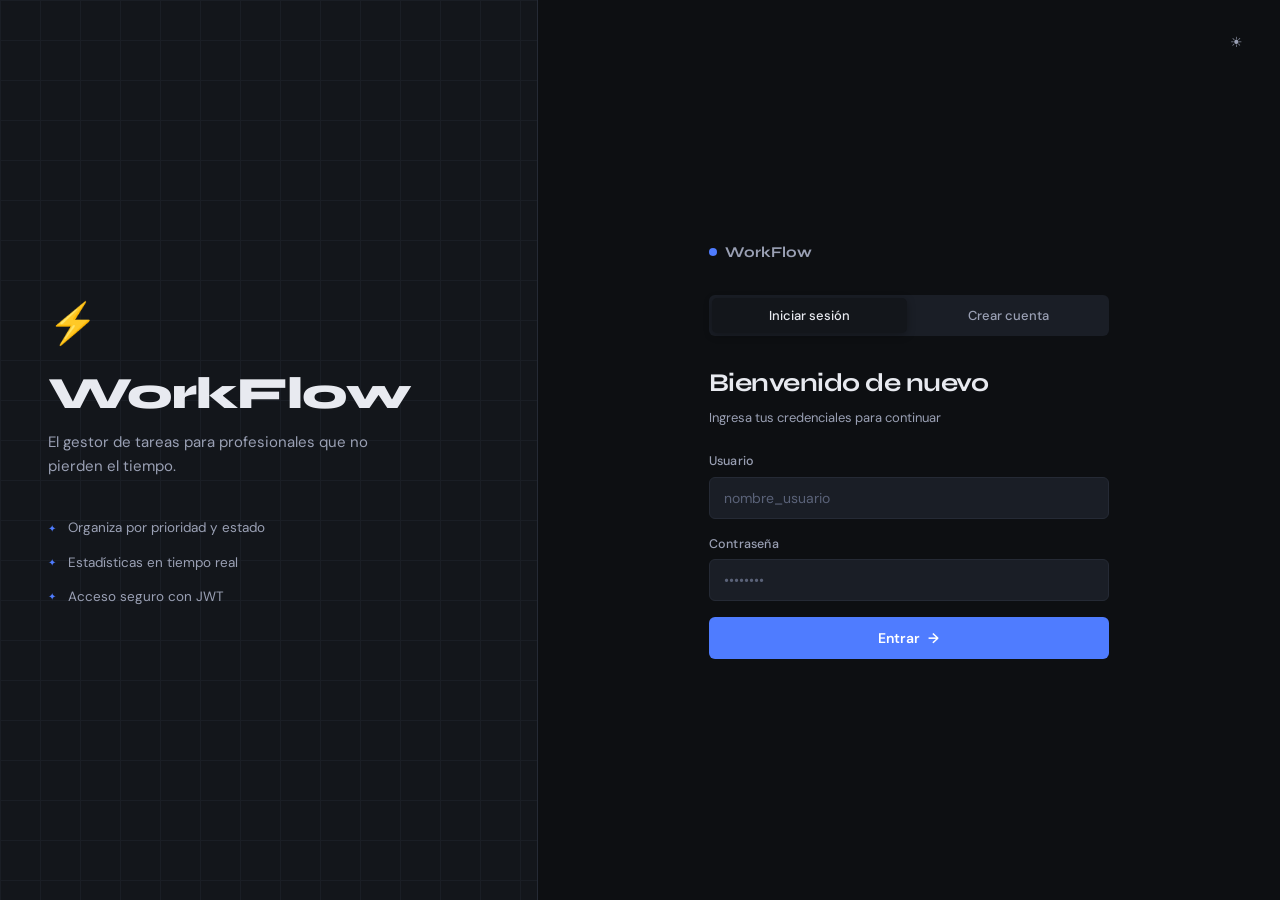
<file: frontend/index.html>
<!DOCTYPE html>
<html lang="en">
<head>
    <meta charset="UTF-8">
    <meta name="viewport" content="width=device-width, initial-scale=1.0">
    <title>WorkFlow — Dashboard</title>
    <link rel="preconnect" href="https://fonts.googleapis.com">
    <link href="https://fonts.googleapis.com/css2?family=DM+Sans:wght@300;400;500;600&family=Syne:wght@600;700;800&display=swap" rel="stylesheet">
    <link rel="stylesheet" href="css/style.css">
</head>
<body class="dashboard-page" data-theme="dark">

    <div class="app-layout">

        <!-- ===== SIDEBAR ===== -->
        <aside class="sidebar" id="sidebar">
            <div class="sidebar-header">
                <div class="sidebar-brand">
                    <span class="brand-icon">⚡</span>
                    <span class="brand-name">WorkFlow</span>
                </div>
                <button class="sidebar-toggle" onclick="toggleSidebar()">☰</button>
            </div>

            <div class="sidebar-user">
                <div class="user-avatar" id="user-avatar">P</div>
                <div class="user-info">
                    <span class="user-name" id="nav-username">Usuario</span>
                    <span class="user-role">Miembro</span>
                </div>
            </div>

            <nav class="sidebar-nav">
                <div class="nav-section-label">Vistas</div>
                <button class="nav-item active" onclick="filterByStatus('')">
                    <span class="nav-icon">▦</span>
                    <span class="nav-label">Todas las tareas</span>
                    <span class="nav-badge" id="badge-all">0</span>
                </button>
                <button class="nav-item" onclick="filterByStatus('pending')">
                    <span class="nav-icon">○</span>
                    <span class="nav-label">Pendientes</span>
                    <span class="nav-badge" id="badge-pending">0</span>
                </button>
                <button class="nav-item" onclick="filterByStatus('in_progress')">
                    <span class="nav-icon">◑</span>
                    <span class="nav-label">En progreso</span>
                    <span class="nav-badge" id="badge-progress">0</span>
                </button>
                <button class="nav-item" onclick="filterByStatus('completed')">
                    <span class="nav-icon">●</span>
                    <span class="nav-label">Completadas</span>
                    <span class="nav-badge" id="badge-completed">0</span>
                </button>

                <div class="nav-section-label nav-section-spacing">Prioridad</div>
                <button class="nav-item" onclick="filterByPriority('high')">
                    <span class="nav-icon priority-dot high"></span>
                    <span class="nav-label">Alta</span>
                </button>
                <button class="nav-item" onclick="filterByPriority('medium')">
                    <span class="nav-icon priority-dot medium"></span>
                    <span class="nav-label">Media</span>
                </button>
                <button class="nav-item" onclick="filterByPriority('low')">
                    <span class="nav-icon priority-dot low"></span>
                    <span class="nav-label">Baja</span>
                </button>
            </nav>

            <div class="sidebar-footer">
                <button class="theme-toggle" onclick="toggleTheme()">
                    <span class="theme-icon">☀</span>
                    <span class="nav-label">Cambiar tema</span>
                </button>
                <button class="nav-item logout" onclick="logout()">
                    <span class="nav-icon">⎋</span>
                    <span class="nav-label">Cerrar sesión</span>
                </button>
            </div>
        </aside>

        <!-- ===== MAIN ===== -->
        <main class="main-content">

            <!-- Topbar -->
            <header class="topbar">
                <div class="topbar-left">
                    <button class="mobile-menu-btn" onclick="toggleSidebar()">☰</button>
                    <div class="topbar-title" id="topbar-title">Todas las tareas</div>
                </div>
                <div class="topbar-right">
                    <div class="search-wrap">
                        <span class="search-icon">🔍</span>
                        <input type="text" id="search-input" placeholder="Buscar tarea..." oninput="searchTasks()">
                    </div>
                    <button class="btn-new" onclick="openModal()">
                        <span>+</span> Nueva tarea
                    </button>
                </div>
            </header>

            <!-- Stats -->
            <div class="stats-row">
                <div class="stat-card" id="sc-total">
                    <div class="stat-top">
                        <span class="stat-label">Total</span>
                        <span class="stat-icon">▦</span>
                    </div>
                    <span class="stat-number" id="stat-total">0</span>
                </div>
                <div class="stat-card" id="sc-pending">
                    <div class="stat-top">
                        <span class="stat-label">Pendientes</span>
                        <span class="stat-icon">○</span>
                    </div>
                    <span class="stat-number" id="stat-pending">0</span>
                </div>
                <div class="stat-card" id="sc-progress">
                    <div class="stat-top">
                        <span class="stat-label">En progreso</span>
                        <span class="stat-icon">◑</span>
                    </div>
                    <span class="stat-number" id="stat-progress">0</span>
                </div>
                <div class="stat-card" id="sc-completed">
                    <div class="stat-top">
                        <span class="stat-label">Completadas</span>
                        <span class="stat-icon">●</span>
                    </div>
                    <span class="stat-number" id="stat-completed">0</span>
                </div>
            </div>

            <!-- Tasks -->
            <div class="tasks-header">
                <span class="tasks-count" id="tasks-count">0 tareas</span>
                <div class="view-toggle">
                    <button class="view-btn active" id="view-list" onclick="setView('list')" title="Lista">☰</button>
                    <button class="view-btn" id="view-grid" onclick="setView('grid')" title="Grid">▦</button>
                </div>
            </div>

            <div id="tasks-container" class="tasks-list"></div>

        </main>
    </div>

    <!-- ===== MODAL ===== -->
    <div id="modal-overlay" class="modal-overlay hidden" onclick="closeModal()"></div>
    <div id="task-modal" class="modal hidden">
        <div class="modal-header">
            <h2 id="modal-title">Nueva tarea</h2>
            <button class="modal-close" onclick="closeModal()">✕</button>
        </div>
        <div class="form-group">
            <label>Título <span class="required">*</span></label>
            <input type="text" id="task-title" placeholder="¿Qué necesitas hacer?">
        </div>
        <div class="form-group">
            <label>Descripción</label>
            <textarea id="task-description" rows="3" placeholder="Detalles opcionales..."></textarea>
        </div>
        <div class="form-row">
            <div class="form-group">
                <label>Prioridad</label>
                <select id="task-priority" aria-label="Prioridad de la tarea">
                    <option value="low">🟢 Baja</option>
                    <option value="medium" selected>🟡 Media</option>
                    <option value="high">🔴 Alta</option>
                </select>
            </div>
            <div class="form-group status-hidden" id="status-group">
                <label>Estado</label>
                <select id="task-status" aria-label="Estado de la tarea">
                    <option value="pending">Pendiente</option>
                    <option value="in_progress">En progreso</option>
                    <option value="completed">Completada</option>
                </select>
            </div>
        </div>
        <div id="modal-error" class="msg error hidden"></div>
        <div class="modal-actions">
            <button class="btn-cancel" onclick="closeModal()">Cancelar</button>
            <button class="btn-submit modal-submit" onclick="saveTask()">
                <span>Guardar</span>
                <span class="btn-arrow">→</span>
            </button>
        </div>
    </div>

    <script src="js/tasks.js"></script>
</body>
</html>
</file>
<file: frontend/css/style.css>
/* =============================================
   WORKFLOW — Professional Corporate Design
   Fonts: Syne (headings) + DM Sans (body)
   ============================================= */

@import url('https://fonts.googleapis.com/css2?family=DM+Sans:wght@300;400;500;600&family=Syne:wght@600;700;800&display=swap');

/* ===== CSS VARIABLES ===== */
:root {
    /* Dark theme (default) */
    --bg: #0d0f12;
    --bg-2: #13161b;
    --bg-3: #1a1e26;
    --bg-hover: #1f242e;
    --border: #252a35;
    --border-light: #2e3444;

    --text: #e8eaf0;
    --text-2: #9aa0b4;
    --text-3: #5a6278;

    --accent: #4f7cff;
    --accent-hover: #3d6aed;
    --accent-glow: rgba(79, 124, 255, 0.15);

    --high: #ff5c5c;
    --high-bg: rgba(255, 92, 92, 0.1);
    --medium: #f5a623;
    --medium-bg: rgba(245, 166, 35, 0.1);
    --low: #3ecf8e;
    --low-bg: rgba(62, 207, 142, 0.1);

    --success: #3ecf8e;
    --danger: #ff5c5c;

    --shadow: 0 4px 24px rgba(0,0,0,0.4);
    --shadow-sm: 0 2px 8px rgba(0,0,0,0.3);

    --sidebar-w: 240px;
    --radius: 10px;
    --radius-sm: 6px;

    --transition: 0.2s cubic-bezier(0.4, 0, 0.2, 1);
}

[data-theme="light"] {
    --bg: #f4f6fb;
    --bg-2: #ffffff;
    --bg-3: #eef1f8;
    --bg-hover: #e8ecf5;
    --border: #dde2ef;
    --border-light: #e8ecf5;

    --text: #1a1e2e;
    --text-2: #5a6278;
    --text-3: #9aa0b4;

    --accent: #4f7cff;
    --accent-hover: #3d6aed;
    --accent-glow: rgba(79, 124, 255, 0.12);

    --shadow: 0 4px 24px rgba(0,0,0,0.08);
    --shadow-sm: 0 2px 8px rgba(0,0,0,0.06);
}

/* ===== RESET ===== */
*, *::before, *::after {
    margin: 0; padding: 0;
    box-sizing: border-box;
}

html { scroll-behavior: smooth; }

body {
    font-family: 'DM Sans', sans-serif;
    background: var(--bg);
    color: var(--text);
    min-height: 100vh;
    font-size: 14px;
    line-height: 1.5;
    transition: background var(--transition), color var(--transition);
    -webkit-font-smoothing: antialiased;
}

/* ===== SCROLLBAR ===== */
::-webkit-scrollbar { width: 6px; height: 6px; }
::-webkit-scrollbar-track { background: transparent; }
::-webkit-scrollbar-thumb { background: var(--border-light); border-radius: 3px; }
::-webkit-scrollbar-thumb:hover { background: var(--text-3); }

/* ===== UTILITIES ===== */
.hidden { display: none !important; }
.required { color: var(--accent); }

/* ===== MESSAGES ===== */
.msg {
    padding: 10px 14px;
    border-radius: var(--radius-sm);
    font-size: 13px;
    margin-bottom: 12px;
    animation: slideDown 0.2s ease;
}
.msg.error { background: var(--high-bg); color: var(--high); border: 1px solid rgba(255,92,92,0.2); }
.msg.success { background: var(--low-bg); color: var(--low); border: 1px solid rgba(62,207,142,0.2); }

/* ===========================
   AUTH PAGE
=========================== */
.auth-page { min-height: 100vh; display: flex; align-items: stretch; }

.auth-split {
    display: flex;
    width: 100%;
    min-height: 100vh;
}

/* Left panel */
.auth-panel {
    flex: 0 0 42%;
    background: var(--bg-2);
    border-right: 1px solid var(--border);
    padding: 60px 48px;
    display: flex;
    flex-direction: column;
    justify-content: center;
    position: relative;
    overflow: hidden;
}

.panel-grid {
    position: absolute;
    inset: 0;
    background-image:
        linear-gradient(var(--border) 1px, transparent 1px),
        linear-gradient(90deg, var(--border) 1px, transparent 1px);
    background-size: 40px 40px;
    opacity: 0.4;
    pointer-events: none;
}

.panel-content { position: relative; z-index: 1; }

.panel-logo {
    font-size: 2.5rem;
    margin-bottom: 16px;
    animation: float 3s ease-in-out infinite;
}

@keyframes float {
    0%, 100% { transform: translateY(0); }
    50% { transform: translateY(-6px); }
}

.panel-title {
    font-family: 'Syne', sans-serif;
    font-size: 2.8rem;
    font-weight: 800;
    color: var(--text);
    letter-spacing: -1px;
    margin-bottom: 12px;
    line-height: 1.1;
}

.panel-subtitle {
    color: var(--text-2);
    font-size: 15px;
    line-height: 1.6;
    max-width: 320px;
    margin-bottom: 40px;
}

.panel-features { display: flex; flex-direction: column; gap: 14px; }

.feature-item {
    display: flex;
    align-items: center;
    gap: 12px;
    color: var(--text-2);
    font-size: 13.5px;
    animation: fadeInLeft 0.5s ease both;
}

.feature-item:nth-child(1) { animation-delay: 0.1s; }
.feature-item:nth-child(2) { animation-delay: 0.2s; }
.feature-item:nth-child(3) { animation-delay: 0.3s; }

.feature-icon {
    color: var(--accent);
    font-size: 10px;
    flex-shrink: 0;
}

/* Right panel */
.auth-form-panel {
    flex: 1;
    display: flex;
    flex-direction: column;
    padding: 32px 48px;
    justify-content: center;
    position: relative;
}

.theme-toggle-wrap {
    position: absolute;
    top: 24px;
    right: 24px;
}

.auth-form-inner {
    max-width: 400px;
    width: 100%;
    margin: 0 auto;
    animation: fadeInUp 0.4s ease both;
}

.auth-brand {
    display: flex;
    align-items: center;
    gap: 8px;
    font-family: 'Syne', sans-serif;
    font-weight: 700;
    font-size: 15px;
    color: var(--text-2);
    margin-bottom: 32px;
}

.brand-dot {
    width: 8px; height: 8px;
    background: var(--accent);
    border-radius: 50%;
}

/* Tabs */
.tabs {
    display: flex;
    gap: 4px;
    background: var(--bg-3);
    border-radius: var(--radius-sm);
    padding: 3px;
    margin-bottom: 28px;
}

.tab {
    flex: 1;
    padding: 9px 12px;
    background: transparent;
    border: none;
    color: var(--text-2);
    border-radius: 5px;
    cursor: pointer;
    font-size: 13px;
    font-weight: 500;
    font-family: 'DM Sans', sans-serif;
    transition: all var(--transition);
}

.tab.active {
    background: var(--bg-2);
    color: var(--text);
    box-shadow: var(--shadow-sm);
}

/* Form */
.form-title {
    font-family: 'Syne', sans-serif;
    font-size: 1.6rem;
    font-weight: 700;
    color: var(--text);
    margin-bottom: 6px;
    letter-spacing: -0.5px;
}

.form-desc {
    color: var(--text-2);
    font-size: 13px;
    margin-bottom: 24px;
}

.form-group {
    margin-bottom: 16px;
}

.form-group label {
    display: block;
    font-size: 12.5px;
    font-weight: 500;
    color: var(--text-2);
    margin-bottom: 6px;
    letter-spacing: 0.2px;
}

.form-group input,
.form-group textarea,
.form-group select {
    width: 100%;
    padding: 11px 14px;
    background: var(--bg-3);
    border: 1px solid var(--border);
    border-radius: var(--radius-sm);
    color: var(--text);
    font-size: 14px;
    font-family: 'DM Sans', sans-serif;
    outline: none;
    transition: border-color var(--transition), box-shadow var(--transition);
}

.form-group input:focus,
.form-group textarea:focus,
.form-group select:focus {
    border-color: var(--accent);
    box-shadow: 0 0 0 3px var(--accent-glow);
}

.form-group input::placeholder,
.form-group textarea::placeholder { color: var(--text-3); }

.form-group textarea { resize: vertical; min-height: 80px; }
.form-group select { cursor: pointer; }
.form-group select option { background: var(--bg-2); }

.form-row { display: grid; grid-template-columns: 1fr 1fr; gap: 12px; }

/* Submit button */
.btn-submit {
    width: 100%;
    display: flex;
    align-items: center;
    justify-content: center;
    gap: 8px;
    padding: 12px 20px;
    background: var(--accent);
    color: #fff;
    border: none;
    border-radius: var(--radius-sm);
    font-size: 14px;
    font-weight: 600;
    font-family: 'DM Sans', sans-serif;
    cursor: pointer;
    transition: all var(--transition);
    margin-top: 4px;
    position: relative;
    overflow: hidden;
}

.btn-submit::before {
    content: '';
    position: absolute;
    inset: 0;
    background: linear-gradient(135deg, rgba(255,255,255,0.1) 0%, transparent 50%);
    opacity: 0;
    transition: opacity var(--transition);
}

.btn-submit:hover { background: var(--accent-hover); transform: translateY(-1px); box-shadow: 0 4px 16px var(--accent-glow); }
.btn-submit:hover::before { opacity: 1; }
.btn-submit:active { transform: translateY(0); }

.btn-arrow { transition: transform var(--transition); }
.btn-submit:hover .btn-arrow { transform: translateX(4px); }

/* ===========================
   DASHBOARD LAYOUT
=========================== */
.app-layout {
    display: flex;
    min-height: 100vh;
}

/* ===== SIDEBAR ===== */
.sidebar {
    width: var(--sidebar-w);
    background: var(--bg-2);
    border-right: 1px solid var(--border);
    display: flex;
    flex-direction: column;
    flex-shrink: 0;
    position: fixed;
    top: 0; left: 0; bottom: 0;
    z-index: 50;
    transition: transform var(--transition), width var(--transition);
    overflow: hidden;
}

.sidebar.collapsed { width: 60px; }
.sidebar.collapsed .brand-name,
.sidebar.collapsed .nav-label,
.sidebar.collapsed .nav-badge,
.sidebar.collapsed .nav-section-label,
.sidebar.collapsed .user-info { display: none; }

.sidebar-header {
    display: flex;
    align-items: center;
    justify-content: space-between;
    padding: 20px 16px;
    border-bottom: 1px solid var(--border);
    min-height: 64px;
}

.sidebar-brand {
    display: flex;
    align-items: center;
    gap: 10px;
    font-family: 'Syne', sans-serif;
    font-weight: 700;
    font-size: 16px;
    color: var(--text);
    white-space: nowrap;
    overflow: hidden;
}

.brand-icon { font-size: 18px; flex-shrink: 0; }

.sidebar-toggle {
    background: transparent;
    border: none;
    color: var(--text-2);
    cursor: pointer;
    font-size: 16px;
    padding: 4px;
    border-radius: 4px;
    transition: color var(--transition);
    flex-shrink: 0;
}
.sidebar-toggle:hover { color: var(--text); }

.sidebar-user {
    display: flex;
    align-items: center;
    gap: 10px;
    padding: 16px;
    border-bottom: 1px solid var(--border);
}

.user-avatar {
    width: 32px; height: 32px;
    background: var(--accent);
    border-radius: 8px;
    display: flex;
    align-items: center;
    justify-content: center;
    font-family: 'Syne', sans-serif;
    font-weight: 700;
    font-size: 14px;
    color: white;
    flex-shrink: 0;
}

.user-name {
    display: block;
    font-weight: 600;
    font-size: 13px;
    color: var(--text);
    white-space: nowrap;
    overflow: hidden;
    text-overflow: ellipsis;
}

.user-role {
    display: block;
    font-size: 11px;
    color: var(--text-3);
}

.sidebar-nav {
    flex: 1;
    padding: 12px 8px;
    overflow-y: auto;
    overflow-x: hidden;
}

.nav-section-label {
    font-size: 10px;
    font-weight: 600;
    color: var(--text-3);
    text-transform: uppercase;
    letter-spacing: 1px;
    padding: 8px 10px 4px;
    white-space: nowrap;
    overflow: hidden;
}

.nav-item {
    display: flex;
    align-items: center;
    gap: 10px;
    width: 100%;
    padding: 9px 10px;
    background: transparent;
    border: none;
    color: var(--text-2);
    border-radius: var(--radius-sm);
    cursor: pointer;
    font-family: 'DM Sans', sans-serif;
    font-size: 13.5px;
    transition: all var(--transition);
    text-align: left;
    white-space: nowrap;
    overflow: hidden;
    margin-bottom: 2px;
}

.nav-item:hover { background: var(--bg-hover); color: var(--text); }
.nav-item.active { background: var(--accent-glow); color: var(--accent); }
.nav-item.logout { color: var(--text-3); margin-top: 4px; }
.nav-item.logout:hover { background: var(--high-bg); color: var(--high); }

.nav-icon {
    font-size: 14px;
    flex-shrink: 0;
    width: 20px;
    text-align: center;
}

.priority-dot {
    width: 8px; height: 8px;
    border-radius: 50%;
    display: inline-block !important;
}
.priority-dot.high { background: var(--high); }
.priority-dot.medium { background: var(--medium); }
.priority-dot.low { background: var(--low); }

.nav-badge {
    margin-left: auto;
    background: var(--bg-3);
    color: var(--text-2);
    font-size: 11px;
    font-weight: 600;
    padding: 1px 7px;
    border-radius: 20px;
    flex-shrink: 0;
}

.sidebar-footer {
    padding: 8px 8px 16px;
    border-top: 1px solid var(--border);
}

.theme-toggle {
    display: flex;
    align-items: center;
    gap: 10px;
    width: 100%;
    padding: 9px 10px;
    background: transparent;
    border: none;
    color: var(--text-2);
    border-radius: var(--radius-sm);
    cursor: pointer;
    font-family: 'DM Sans', sans-serif;
    font-size: 13.5px;
    transition: all var(--transition);
    text-align: left;
    margin-bottom: 2px;
}
.theme-toggle:hover { background: var(--bg-hover); color: var(--text); }

.theme-icon { font-size: 14px; width: 20px; text-align: center; flex-shrink: 0; }

/* ===== MAIN CONTENT ===== */
.main-content {
    margin-left: var(--sidebar-w);
    flex: 1;
    min-height: 100vh;
    display: flex;
    flex-direction: column;
    transition: margin-left var(--transition);
}

.sidebar.collapsed ~ .main-content { margin-left: 60px; }

/* ===== TOPBAR ===== */
.topbar {
    display: flex;
    align-items: center;
    justify-content: space-between;
    padding: 0 28px;
    height: 64px;
    background: var(--bg-2);
    border-bottom: 1px solid var(--border);
    position: sticky;
    top: 0;
    z-index: 40;
    gap: 16px;
}

.topbar-left { display: flex; align-items: center; gap: 14px; }
.topbar-right { display: flex; align-items: center; gap: 12px; }

.mobile-menu-btn {
    display: none;
    background: transparent;
    border: none;
    color: var(--text-2);
    font-size: 18px;
    cursor: pointer;
    padding: 4px;
}

.topbar-title {
    font-family: 'Syne', sans-serif;
    font-size: 16px;
    font-weight: 700;
    color: var(--text);
}

.search-wrap {
    display: flex;
    align-items: center;
    gap: 8px;
    background: var(--bg-3);
    border: 1px solid var(--border);
    border-radius: var(--radius-sm);
    padding: 8px 12px;
    transition: border-color var(--transition);
}

.search-wrap:focus-within { border-color: var(--accent); }

.search-icon { font-size: 12px; color: var(--text-3); }

.search-wrap input {
    background: transparent;
    border: none;
    outline: none;
    color: var(--text);
    font-size: 13px;
    font-family: 'DM Sans', sans-serif;
    width: 180px;
}

.search-wrap input::placeholder { color: var(--text-3); }

.btn-new {
    display: flex;
    align-items: center;
    gap: 6px;
    padding: 9px 16px;
    background: var(--accent);
    color: white;
    border: none;
    border-radius: var(--radius-sm);
    font-size: 13px;
    font-weight: 600;
    font-family: 'DM Sans', sans-serif;
    cursor: pointer;
    transition: all var(--transition);
    white-space: nowrap;
}

.btn-new:hover { background: var(--accent-hover); transform: translateY(-1px); }

/* ===== STATS ===== */
.stats-row {
    display: grid;
    grid-template-columns: repeat(4, 1fr);
    gap: 16px;
    padding: 24px 28px 0;
    animation: fadeInUp 0.3s ease both;
}

.stat-card {
    background: var(--bg-2);
    border: 1px solid var(--border);
    border-radius: var(--radius);
    padding: 18px 20px;
    transition: border-color var(--transition), transform var(--transition);
}

.stat-card:hover { border-color: var(--border-light); transform: translateY(-2px); }

.stat-top {
    display: flex;
    justify-content: space-between;
    align-items: center;
    margin-bottom: 10px;
}

.stat-label {
    font-size: 12px;
    font-weight: 500;
    color: var(--text-2);
    text-transform: uppercase;
    letter-spacing: 0.5px;
}

.stat-icon { font-size: 16px; color: var(--text-3); }

.stat-number {
    font-family: 'Syne', sans-serif;
    font-size: 2rem;
    font-weight: 700;
    color: var(--text);
    line-height: 1;
    display: block;
    transition: all 0.3s ease;
}

#sc-pending .stat-number { color: var(--medium); }
#sc-progress .stat-number { color: var(--accent); }
#sc-completed .stat-number { color: var(--low); }

/* ===== TASKS HEADER ===== */
.tasks-header {
    display: flex;
    align-items: center;
    justify-content: space-between;
    padding: 20px 28px 12px;
}

.tasks-count {
    font-size: 12px;
    color: var(--text-3);
    font-weight: 500;
    text-transform: uppercase;
    letter-spacing: 0.5px;
}

.view-toggle {
    display: flex;
    gap: 4px;
    background: var(--bg-3);
    border-radius: var(--radius-sm);
    padding: 3px;
}

.view-btn {
    padding: 5px 9px;
    background: transparent;
    border: none;
    color: var(--text-3);
    border-radius: 4px;
    cursor: pointer;
    font-size: 13px;
    transition: all var(--transition);
}

.view-btn.active { background: var(--bg-2); color: var(--text); box-shadow: var(--shadow-sm); }

/* ===== TASKS CONTAINER ===== */
.tasks-list {
    padding: 0 28px 28px;
    display: flex;
    flex-direction: column;
    gap: 8px;
}

.tasks-list.grid-view {
    display: grid;
    grid-template-columns: repeat(auto-fill, minmax(280px, 1fr));
    gap: 12px;
}

/* ===== TASK CARD ===== */
.task-card {
    background: var(--bg-2);
    border: 1px solid var(--border);
    border-radius: var(--radius);
    padding: 16px 18px;
    display: flex;
    align-items: flex-start;
    gap: 14px;
    cursor: grab;
    transition: all var(--transition);
    animation: slideDown 0.25s ease both;
    position: relative;
    overflow: hidden;
}

.task-card::before {
    content: '';
    position: absolute;
    left: 0; top: 0; bottom: 0;
    width: 3px;
    border-radius: 0 2px 2px 0;
    transition: opacity var(--transition);
    opacity: 0;
}

.task-card:hover { border-color: var(--border-light); box-shadow: var(--shadow-sm); transform: translateX(2px); }
.task-card:hover::before { opacity: 1; }
.task-card.dragging { opacity: 0.5; cursor: grabbing; }
.task-card.drag-over { border-color: var(--accent); background: var(--accent-glow); }
.task-card.completed-card { opacity: 0.55; }

.task-card.priority-high::before { background: var(--high); }
.task-card.priority-medium::before { background: var(--medium); }
.task-card.priority-low::before { background: var(--low); }

/* Checkbox */
.task-checkbox {
    width: 20px; height: 20px;
    border: 2px solid var(--border-light);
    border-radius: 6px;
    cursor: pointer;
    flex-shrink: 0;
    margin-top: 1px;
    display: flex;
    align-items: center;
    justify-content: center;
    transition: all var(--transition);
    font-size: 11px;
    color: white;
}

.task-checkbox:hover { border-color: var(--low); }
.task-checkbox.checked { background: var(--low); border-color: var(--low); }

/* Body */
.task-body { flex: 1; min-width: 0; }

.task-title {
    font-size: 14px;
    font-weight: 500;
    color: var(--text);
    margin-bottom: 4px;
    line-height: 1.4;
    word-break: break-word;
}

.task-title.strikethrough { text-decoration: line-through; color: var(--text-3); }

.task-description {
    font-size: 12.5px;
    color: var(--text-2);
    margin-bottom: 10px;
    line-height: 1.5;
    word-break: break-word;
}

.task-meta {
    display: flex;
    gap: 6px;
    flex-wrap: wrap;
    align-items: center;
}

.badge {
    padding: 2px 9px;
    border-radius: 20px;
    font-size: 11px;
    font-weight: 500;
    letter-spacing: 0.2px;
}

.badge-high { background: var(--high-bg); color: var(--high); }
.badge-medium { background: var(--medium-bg); color: var(--medium); }
.badge-low { background: var(--low-bg); color: var(--low); }
.badge-pending { background: var(--bg-3); color: var(--text-2); }
.badge-in_progress { background: var(--accent-glow); color: var(--accent); }
.badge-completed { background: var(--low-bg); color: var(--low); }

/* Actions */
.task-actions {
    display: flex;
    gap: 6px;
    flex-shrink: 0;
    opacity: 0;
    transition: opacity var(--transition);
}

.task-card:hover .task-actions { opacity: 1; }

.btn-icon {
    width: 30px; height: 30px;
    background: var(--bg-3);
    border: 1px solid var(--border);
    border-radius: var(--radius-sm);
    cursor: pointer;
    font-size: 12px;
    color: var(--text-2);
    display: flex;
    align-items: center;
    justify-content: center;
    transition: all var(--transition);
}

.btn-icon:hover { background: var(--bg-hover); color: var(--text); border-color: var(--border-light); }
.btn-icon.delete:hover { background: var(--high-bg); color: var(--high); border-color: var(--high); }

/* ===== EMPTY STATE ===== */
.empty-state {
    text-align: center;
    padding: 80px 20px;
    color: var(--text-3);
    animation: fadeInUp 0.3s ease;
}

.empty-state .empty-icon { font-size: 2.5rem; margin-bottom: 14px; opacity: 0.5; }
.empty-state p { font-size: 14px; }

.loading {
    text-align: center;
    padding: 60px;
    color: var(--text-3);
    font-size: 13px;
}

/* ===== MODAL ===== */
.modal-overlay {
    position: fixed; inset: 0;
    background: rgba(0,0,0,0.6);
    backdrop-filter: blur(4px);
    z-index: 200;
    animation: fadeIn 0.2s ease;
}

.modal {
    position: fixed;
    top: 50%; left: 50%;
    transform: translate(-50%, -50%);
    background: var(--bg-2);
    border: 1px solid var(--border-light);
    border-radius: 14px;
    padding: 28px;
    width: 90%;
    max-width: 480px;
    z-index: 300;
    box-shadow: var(--shadow);
    animation: modalIn 0.25s cubic-bezier(0.34, 1.56, 0.64, 1) both;
}

@keyframes modalIn {
    from { opacity: 0; transform: translate(-50%, -50%) scale(0.92); }
    to { opacity: 1; transform: translate(-50%, -50%) scale(1); }
}

.modal-header {
    display: flex;
    justify-content: space-between;
    align-items: center;
    margin-bottom: 22px;
}

.modal-header h2 {
    font-family: 'Syne', sans-serif;
    font-size: 1.15rem;
    font-weight: 700;
    color: var(--text);
}

.modal-close {
    background: var(--bg-3);
    border: 1px solid var(--border);
    color: var(--text-2);
    width: 28px; height: 28px;
    border-radius: 6px;
    cursor: pointer;
    font-size: 12px;
    display: flex;
    align-items: center;
    justify-content: center;
    transition: all var(--transition);
}

.modal-close:hover { background: var(--high-bg); color: var(--high); }

.modal-actions {
    display: flex;
    gap: 10px;
    margin-top: 6px;
}

.btn-cancel {
    padding: 11px 18px;
    background: var(--bg-3);
    border: 1px solid var(--border);
    color: var(--text-2);
    border-radius: var(--radius-sm);
    cursor: pointer;
    font-family: 'DM Sans', sans-serif;
    font-size: 13px;
    transition: all var(--transition);
}

.btn-cancel:hover { background: var(--bg-hover); color: var(--text); }

.modal-submit { flex: 1; width: auto; }

/* ===== ANIMATIONS ===== */
@keyframes fadeIn {
    from { opacity: 0; }
    to { opacity: 1; }
}

@keyframes fadeInUp {
    from { opacity: 0; transform: translateY(16px); }
    to { opacity: 1; transform: translateY(0); }
}

@keyframes fadeInLeft {
    from { opacity: 0; transform: translateX(-12px); }
    to { opacity: 1; transform: translateX(0); }
}

@keyframes slideDown {
    from { opacity: 0; transform: translateY(-8px); }
    to { opacity: 1; transform: translateY(0); }
}

/* ===== RESPONSIVE ===== */
@media (max-width: 768px) {
    .sidebar {
        transform: translateX(-100%);
        width: var(--sidebar-w) !important;
    }

    .sidebar.mobile-open {
        transform: translateX(0);
    }

    .sidebar.collapsed { transform: translateX(-100%); }

    .main-content { margin-left: 0 !important; }

    .mobile-menu-btn { display: block; }

    .auth-panel { display: none; }
    .auth-form-panel { padding: 40px 24px; }

    .stats-row { grid-template-columns: repeat(2, 1fr); padding: 16px 16px 0; }

    .topbar { padding: 0 16px; }
    .tasks-list { padding: 0 16px 24px; }
    .tasks-header { padding: 16px 16px 8px; }

    .search-wrap input { width: 120px; }
}
</file>
